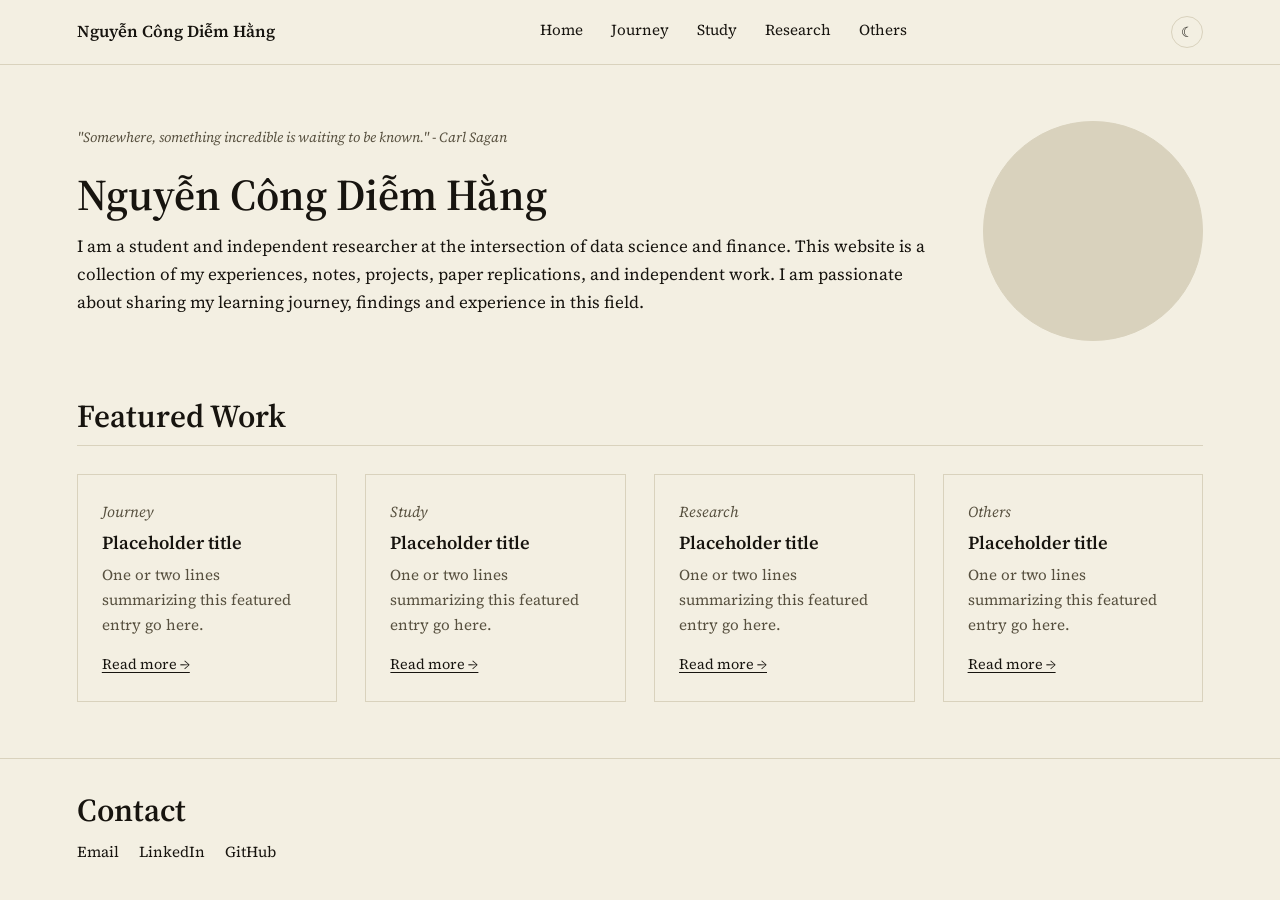
<file: index.html>
<!DOCTYPE html>
<html lang="en">
<head>
  <meta charset="UTF-8">
  <meta name="viewport" content="width=device-width, initial-scale=1.0">
  <title>Nguyễn Công Diễm Hằng</title>
  <link rel="stylesheet" href="./styles.css">
  <script>
    const savedTheme = localStorage.getItem('theme');
    document.documentElement.setAttribute(
      'data-theme',
      savedTheme || 'light'
    );
  </script>
</head>
<body data-page="home">

  <header class="site-header">
    <div class="container nav-inner">
      <a href="./index.html" class="site-logo">Nguyễn Công Diễm Hằng</a>

      <nav class="nav-links" id="nav-links">
        <a href="./index.html" data-page="home">Home</a>
        <a href="./journey/index.html" data-page="journey">Journey</a>
        <a href="./study/index.html" data-page="study">Study</a>
        <a href="./research/index.html" data-page="research">Research</a>
        <a href="./others/index.html" data-page="others">Others</a>
      </nav>

      <div class="nav-right">
        <button id="theme-toggle" aria-label="Switch to dark mode">☾</button>
        <button id="hamburger" aria-label="Open menu" aria-expanded="false">
          <span></span><span></span><span></span>
        </button>
      </div>
    </div>
  </header>

  <main class="container" style="padding-top: 0;">
    <section class="hero">
      <div class="hero-text">
        <p class="meta">"Somewhere, something incredible is waiting to be known." - Carl Sagan</p>
        <h1>Nguyễn Công Diễm Hằng</h1>
        <p>
          I am a student and independent researcher at the intersection of data science and finance. This website is a collection of my experiences, notes, projects, paper replications, and independent work. I am passionate about sharing my learning journey, findings and experience in this field.

        </p>
      </div>
      <div class="avatar" role="img" aria-label="Portrait placeholder"></div>
    </section>

    <section>
      <div class="section-heading">
        <h2>Featured Work</h2>
      </div>
      <div class="featured-grid">
        <article class="card">
          <p class="meta">Journey</p>
          <h3>Placeholder title</h3>
          <p>One or two lines summarizing this featured entry go here.</p>
          <a class="card-link" href="./journey/index.html">Read more →</a>
        </article>
        <article class="card">
          <p class="meta">Study</p>
          <h3>Placeholder title</h3>
          <p>One or two lines summarizing this featured entry go here.</p>
          <a class="card-link" href="./study/index.html">Read more →</a>
        </article>
        <article class="card">
          <p class="meta">Research</p>
          <h3>Placeholder title</h3>
          <p>One or two lines summarizing this featured entry go here.</p>
          <a class="card-link" href="./research/index.html">Read more →</a>
        </article>
        <article class="card">
          <p class="meta">Others</p>
          <h3>Placeholder title</h3>
          <p>One or two lines summarizing this featured entry go here.</p>
          <a class="card-link" href="./others/index.html">Read more →</a>
        </article>
      </div>
    </section>
  </main>

  <footer class="site-footer">
    <div class="container footer-inner">
      <h2>Contact</h2>
      <nav class="footer-links">
        <a href="mailto:ncdh.moony@gmail.com">Email</a>
        <a href="https://www.linkedin.com/in/ncdhmoony/" target="_blank" rel="noopener">LinkedIn</a>
        <a href="https://github.com/ncdhmoony" target="_blank" rel="noopener">GitHub</a>
      </nav>
    </div>
  </footer>

  <script src="./script.js"></script>
</body>
</html>
</file>
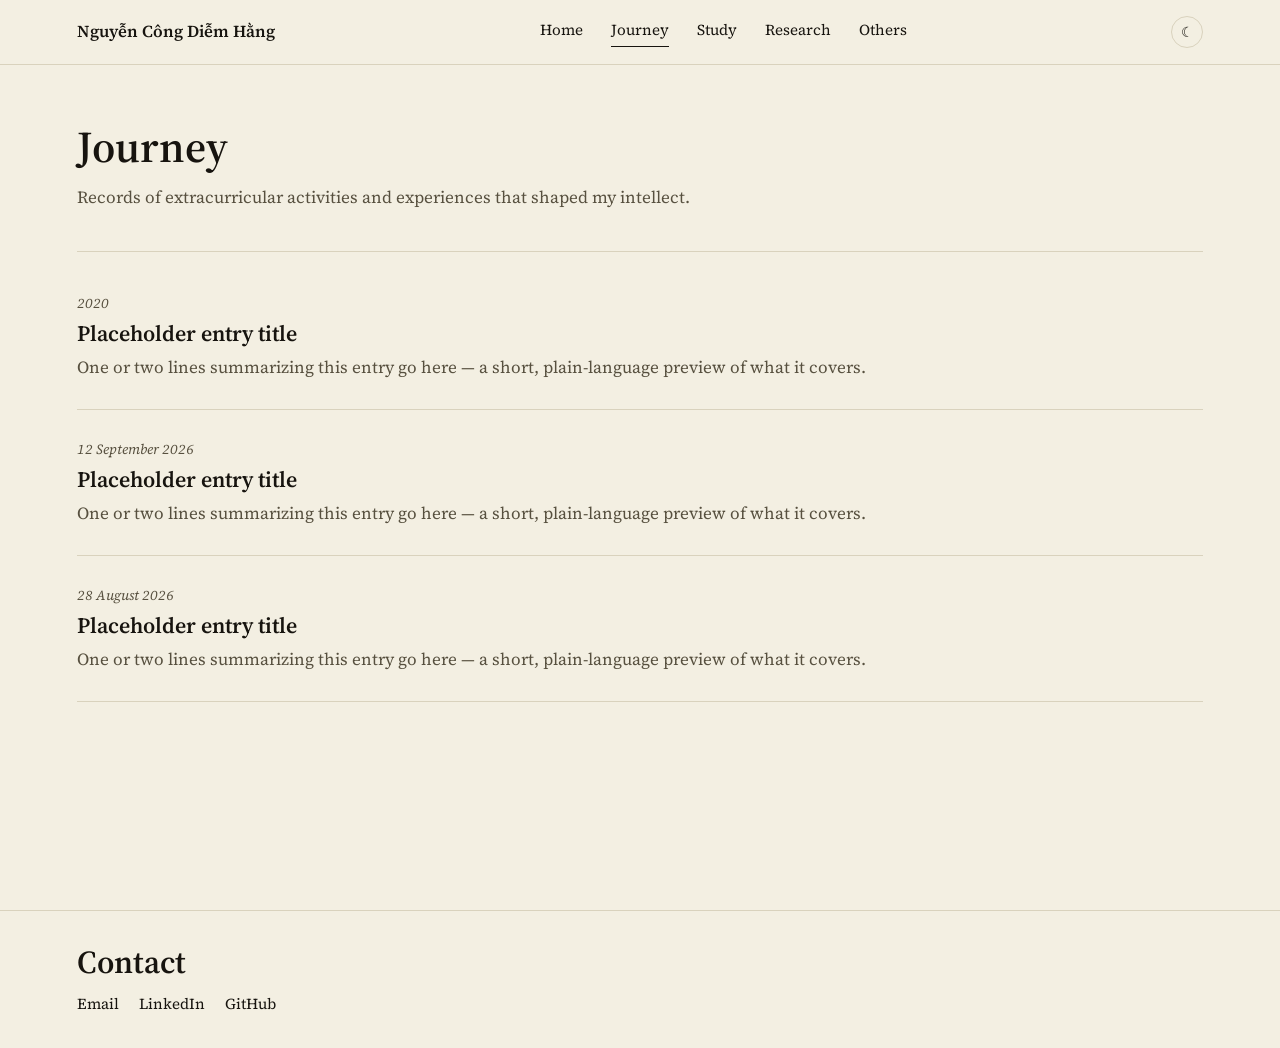
<file: journey/index.html>
<!DOCTYPE html>
<html lang="en">
<head>
  <meta charset="UTF-8">
  <meta name="viewport" content="width=device-width, initial-scale=1.0">
  <title>Journey — Nguyễn Công Diễm Hằng</title>
  <link rel="stylesheet" href="../styles.css">
  <script>
    const savedTheme = localStorage.getItem('theme');
    document.documentElement.setAttribute(
      'data-theme',
      savedTheme || 'light'
    );
  </script>
</head>
<body data-page="journey">

  <header class="site-header">
    <div class="container nav-inner">
      <a href="../index.html" class="site-logo">Nguyễn Công Diễm Hằng</a>

      <nav class="nav-links" id="nav-links">
        <a href="../index.html" data-page="home">Home</a>
        <a href="./index.html" data-page="journey">Journey</a>
        <a href="../study/index.html" data-page="study">Study</a>
        <a href="../research/index.html" data-page="research">Research</a>
        <a href="../others/index.html" data-page="others">Others</a>
      </nav>

      <div class="nav-right">
        <button id="theme-toggle" aria-label="Switch to dark mode">☾</button>
        <button id="hamburger" aria-label="Open menu" aria-expanded="false">
          <span></span><span></span><span></span>
        </button>
      </div>
    </div>
  </header>

  <main class="container" style="padding-top: 0;">

    <!-- ==========================================================
         SECTION-SPECIFIC CONTENT — this is the only part that
         changes when this template is duplicated for Study,
         Research, and Others:
           1. <title> above
           2. data-page on <body>
           3. the <h1>/description below
           4. the data-source path on #entry-list (point it at that
              section's own entries.json)
         You should NEVER need to touch this file again after that —
         adding a new entry means editing entries.json only.
         ========================================================== -->
    <section class="page-header">
      <h1>Journey</h1>
      <p>Records of extracurricular activities and experiences that shaped my intellect.</p>
    </section>

    <section class="entry-list" id="entry-list" data-source="./entries.json">
      <p class="meta">Loading entries…</p>
    </section>
    <!-- ========================================================== -->

    <nav class="pagination" id="pagination" aria-label="Pagination"></nav>

  </main>

  <footer class="site-footer">
    <div class="container footer-inner">
      <h2>Contact</h2>
      <nav class="footer-links">
        <a href="mailto:ncdh.moony@gmail.com">Email</a>
        <a href="https://www.linkedin.com/in/ncdhmoony/" target="_blank" rel="noopener">LinkedIn</a>
        <a href="https://github.com/ncdhmoony" target="_blank" rel="noopener">GitHub</a>
      </nav>
    </div>
  </footer>

  <script src="../script.js"></script>
</body>
</html>
</file>
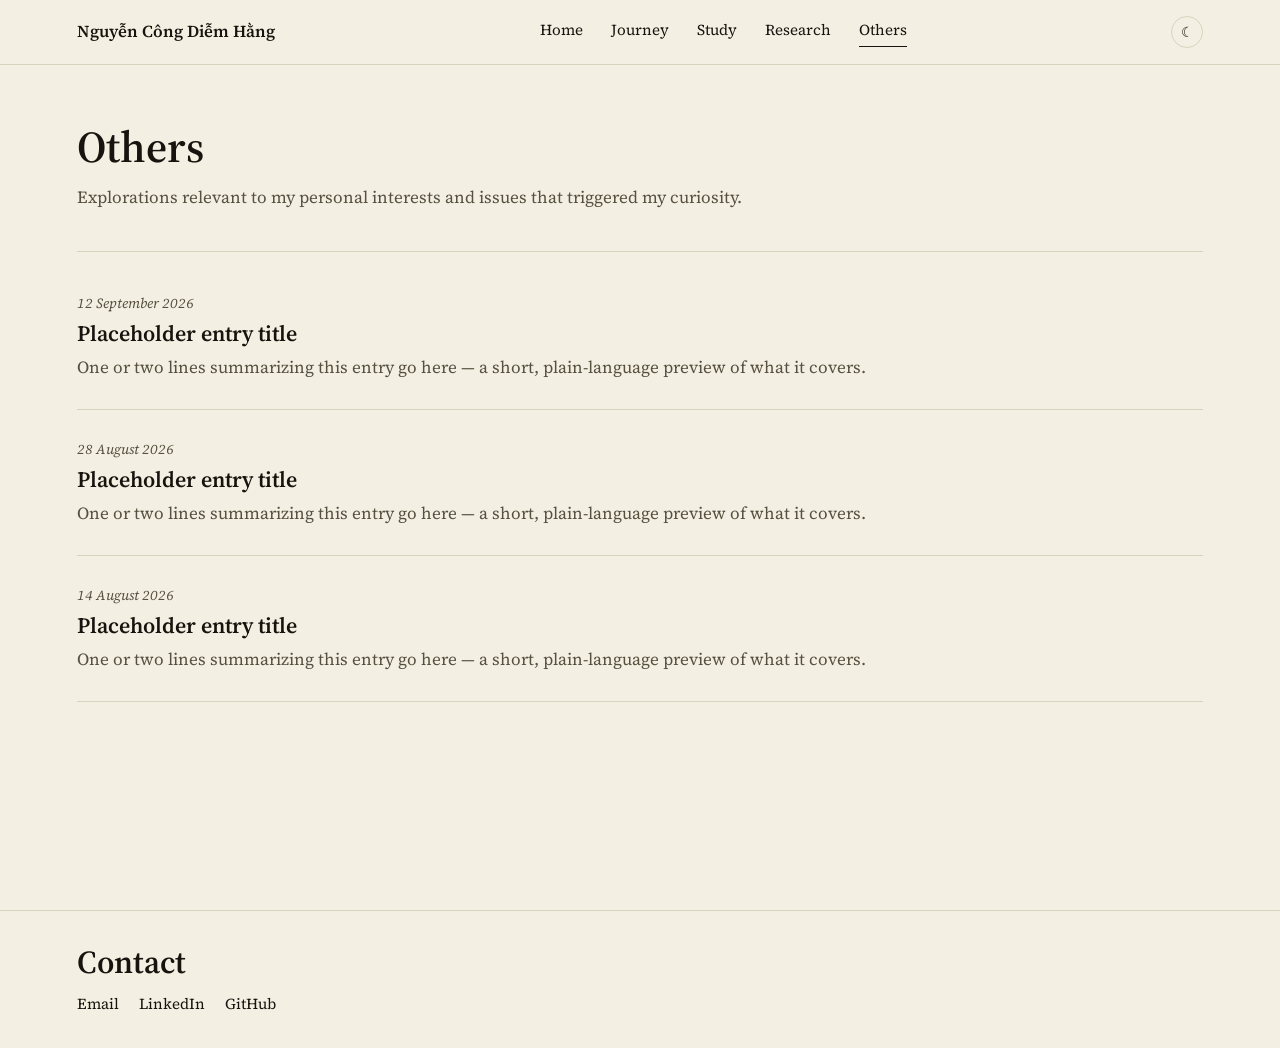
<file: others/index.html>
<!DOCTYPE html>
<html lang="en">
<head>
  <meta charset="UTF-8">
  <meta name="viewport" content="width=device-width, initial-scale=1.0">
  <title>Others — Nguyễn Công Diễm Hằng</title>
  <link rel="stylesheet" href="../styles.css">
  <script>
    const savedTheme = localStorage.getItem('theme');
    document.documentElement.setAttribute(
      'data-theme',
      savedTheme || 'light'
    );
  </script>
</head>
<body data-page="others">

  <header class="site-header">
    <div class="container nav-inner">
      <a href="../index.html" class="site-logo">Nguyễn Công Diễm Hằng</a>

      <nav class="nav-links" id="nav-links">
        <a href="../index.html" data-page="home">Home</a>
        <a href="../journey/index.html" data-page="journey">Journey</a>
        <a href="../study/index.html" data-page="study">Study</a>
        <a href="../research/index.html" data-page="research">Research</a>
        <a href="./index.html" data-page="others">Others</a>
      </nav>

      <div class="nav-right">
        <button id="theme-toggle" aria-label="Switch to dark mode">☾</button>
        <button id="hamburger" aria-label="Open menu" aria-expanded="false">
          <span></span><span></span><span></span>
        </button>
      </div>
    </div>
  </header>

  <main class="container" style="padding-top: 0;">

    <!-- ==========================================================
         SECTION-SPECIFIC CONTENT — this is the only part that
         changes when this template is duplicated for Study,
         Research, and Others:
           1. <title> above
           2. data-page on <body>
           3. the <h1>/description below
           4. the data-source path on #entry-list (point it at that
              section's own entries.json)
         You should NEVER need to touch this file again after that —
         adding a new entry means editing entries.json only.
         ========================================================== -->
    <section class="page-header">
      <h1>Others</h1>
      <p>Explorations relevant to my personal interests and issues that triggered my curiosity.</p>
    </section>

    <section class="entry-list" id="entry-list" data-source="./entries.json">
      <p class="meta">Loading entries…</p>
    </section>
    <!-- ========================================================== -->

    <nav class="pagination" id="pagination" aria-label="Pagination"></nav>

  </main>

  <footer class="site-footer">
    <div class="container footer-inner">
      <h2>Contact</h2>
      <nav class="footer-links">
        <a href="mailto:ncdh.moony@gmail.com">Email</a>
        <a href="https://www.linkedin.com/in/ncdhmoony/" target="_blank" rel="noopener">LinkedIn</a>
        <a href="https://github.com/ncdhmoony" target="_blank" rel="noopener">GitHub</a>
      </nav>
    </div>
  </footer>

  <script src="../script.js"></script>
</body>
</html>
</file>
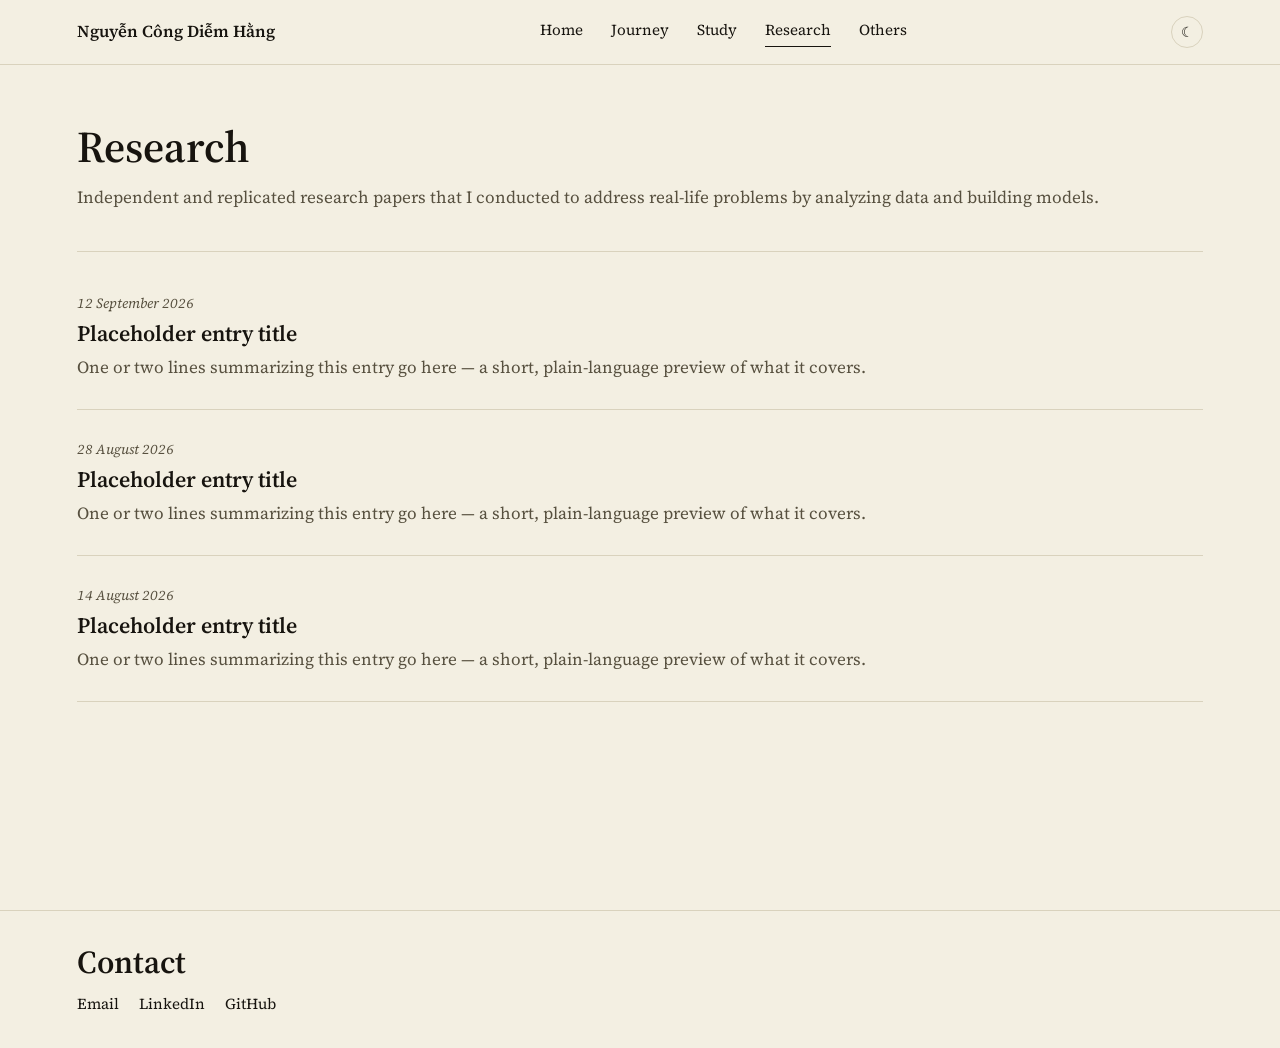
<file: research/index.html>
<!DOCTYPE html>
<html lang="en">
<head>
  <meta charset="UTF-8">
  <meta name="viewport" content="width=device-width, initial-scale=1.0">
  <title>Research — Nguyễn Công Diễm Hằng</title>
  <link rel="stylesheet" href="../styles.css">
  <script>
    const savedTheme = localStorage.getItem('theme');
    document.documentElement.setAttribute(
      'data-theme',
      savedTheme || 'light'
    );
  </script>
</head>
<body data-page="research">

  <header class="site-header">
    <div class="container nav-inner">
      <a href="../index.html" class="site-logo">Nguyễn Công Diễm Hằng</a>

      <nav class="nav-links" id="nav-links">
        <a href="../index.html" data-page="home">Home</a>
        <a href="../journey/index.html" data-page="journey">Journey</a>
        <a href="../study/index.html" data-page="study">Study</a>
        <a href="./index.html" data-page="research">Research</a>
        <a href="../others/index.html" data-page="others">Others</a>
      </nav>

      <div class="nav-right">
        <button id="theme-toggle" aria-label="Switch to dark mode">☾</button>
        <button id="hamburger" aria-label="Open menu" aria-expanded="false">
          <span></span><span></span><span></span>
        </button>
      </div>
    </div>
  </header>

  <main class="container" style="padding-top: 0;">

    <!-- ==========================================================
         SECTION-SPECIFIC CONTENT — this is the only part that
         changes when this template is duplicated for Study,
         Research, and Others:
           1. <title> above
           2. data-page on <body>
           3. the <h1>/description below
           4. the data-source path on #entry-list (point it at that
              section's own entries.json)
         You should NEVER need to touch this file again after that —
         adding a new entry means editing entries.json only.
         ========================================================== -->
    <section class="page-header">
      <h1>Research</h1>
      <p>Independent and replicated research papers that I conducted to address real-life problems by analyzing data and building models.</p>
    </section>

    <section class="entry-list" id="entry-list" data-source="./entries.json">
      <p class="meta">Loading entries…</p>
    </section>
    <!-- ========================================================== -->

    <nav class="pagination" id="pagination" aria-label="Pagination"></nav>

  </main>

  <footer class="site-footer">
    <div class="container footer-inner">
      <h2>Contact</h2>
      <nav class="footer-links">
        <a href="mailto:ncdh.moony@gmail.com">Email</a>
        <a href="https://www.linkedin.com/in/ncdhmoony/" target="_blank" rel="noopener">LinkedIn</a>
        <a href="https://github.com/ncdhmoony" target="_blank" rel="noopener">GitHub</a>
      </nav>
    </div>
  </footer>

  <script src="../script.js"></script>
</body>
</html>
</file>
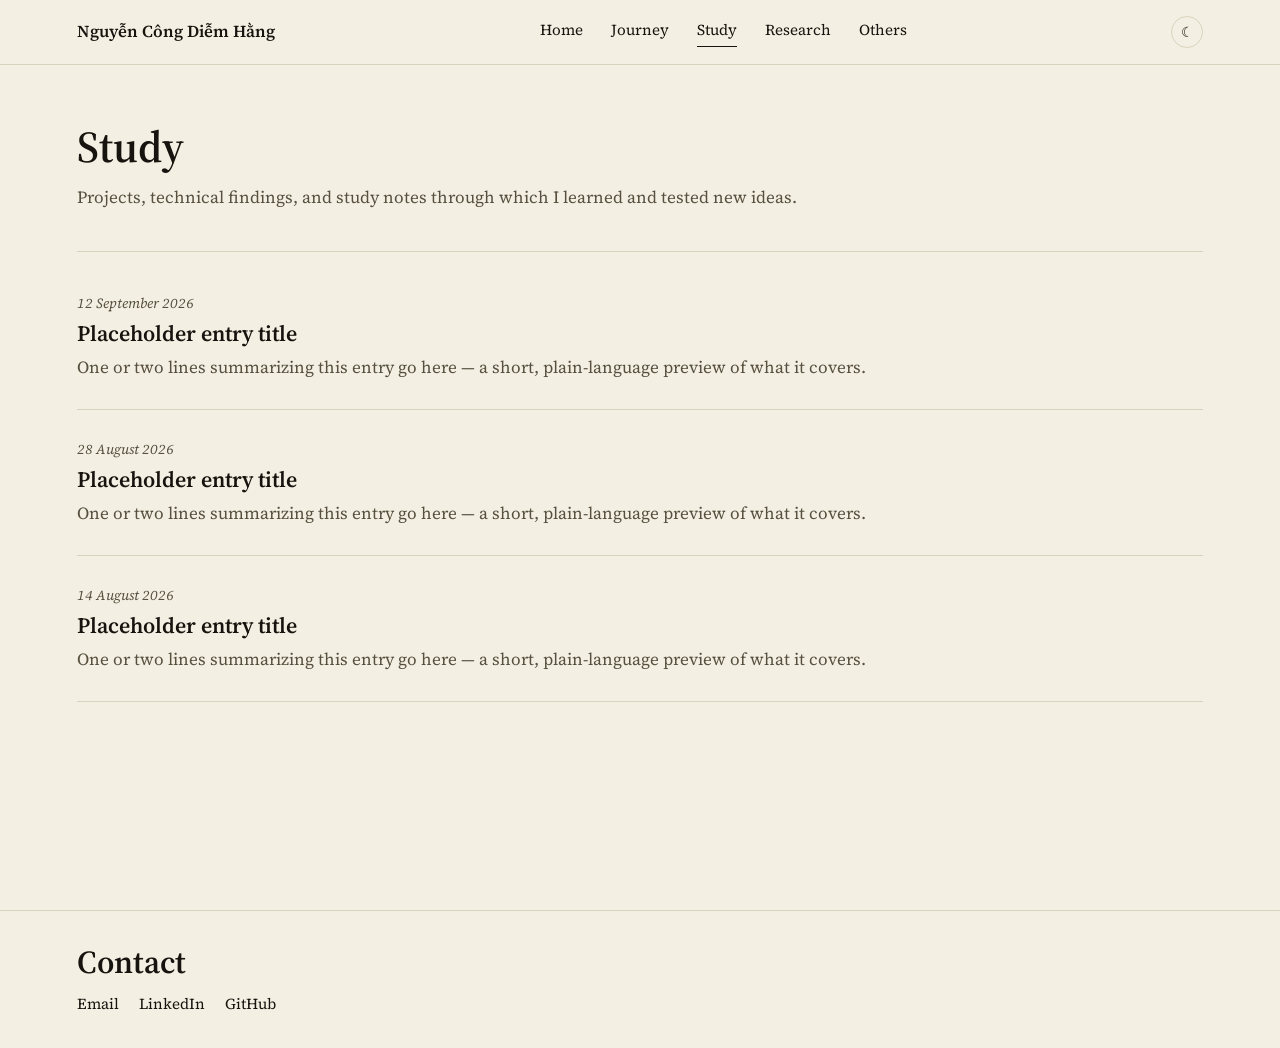
<file: study/index.html>
<!DOCTYPE html>
<html lang="en">
<head>
  <meta charset="UTF-8">
  <meta name="viewport" content="width=device-width, initial-scale=1.0">
  <title>Study — Nguyễn Công Diễm Hằng</title>
  <link rel="stylesheet" href="../styles.css">
  <script>
    const savedTheme = localStorage.getItem('theme');
    document.documentElement.setAttribute(
      'data-theme',
      savedTheme || 'light'
    );
  </script>
</head>
<body data-page="study">

  <header class="site-header">
    <div class="container nav-inner">
      <a href="../index.html" class="site-logo">Nguyễn Công Diễm Hằng</a>

      <nav class="nav-links" id="nav-links">
        <a href="../index.html" data-page="home">Home</a>
        <a href="../journey/index.html" data-page="journey">Journey</a>
        <a href="./index.html" data-page="study">Study</a>
        <a href="../research/index.html" data-page="research">Research</a>
        <a href="../others/index.html" data-page="others">Others</a>
      </nav>

      <div class="nav-right">
        <button id="theme-toggle" aria-label="Switch to dark mode">☾</button>
        <button id="hamburger" aria-label="Open menu" aria-expanded="false">
          <span></span><span></span><span></span>
        </button>
      </div>
    </div>
  </header>

  <main class="container" style="padding-top: 0;">

    <!-- ==========================================================
         SECTION-SPECIFIC CONTENT — this is the only part that
         changes when this template is duplicated for Study,
         Research, and Others:
           1. <title> above
           2. data-page on <body>
           3. the <h1>/description below
           4. the data-source path on #entry-list (point it at that
              section's own entries.json)
         You should NEVER need to touch this file again after that —
         adding a new entry means editing entries.json only.
         ========================================================== -->
    <section class="page-header">
      <h1>Study</h1>
      <p>Projects, technical findings, and study notes through which I learned and tested new ideas.</p>
    </section>

    <section class="entry-list" id="entry-list" data-source="./entries.json">
      <p class="meta">Loading entries…</p>
    </section>
    <!-- ========================================================== -->

    <nav class="pagination" id="pagination" aria-label="Pagination"></nav>

  </main>

  <footer class="site-footer">
    <div class="container footer-inner">
      <h2>Contact</h2>
      <nav class="footer-links">
        <a href="mailto:ncdh.moony@gmail.com">Email</a>
        <a href="https://www.linkedin.com/in/ncdhmoony/" target="_blank" rel="noopener">LinkedIn</a>
        <a href="https://github.com/ncdhmoony" target="_blank" rel="noopener">GitHub</a>
      </nav>
    </div>
  </footer>

  <script src="../script.js"></script>
</body>
</html>
</file>
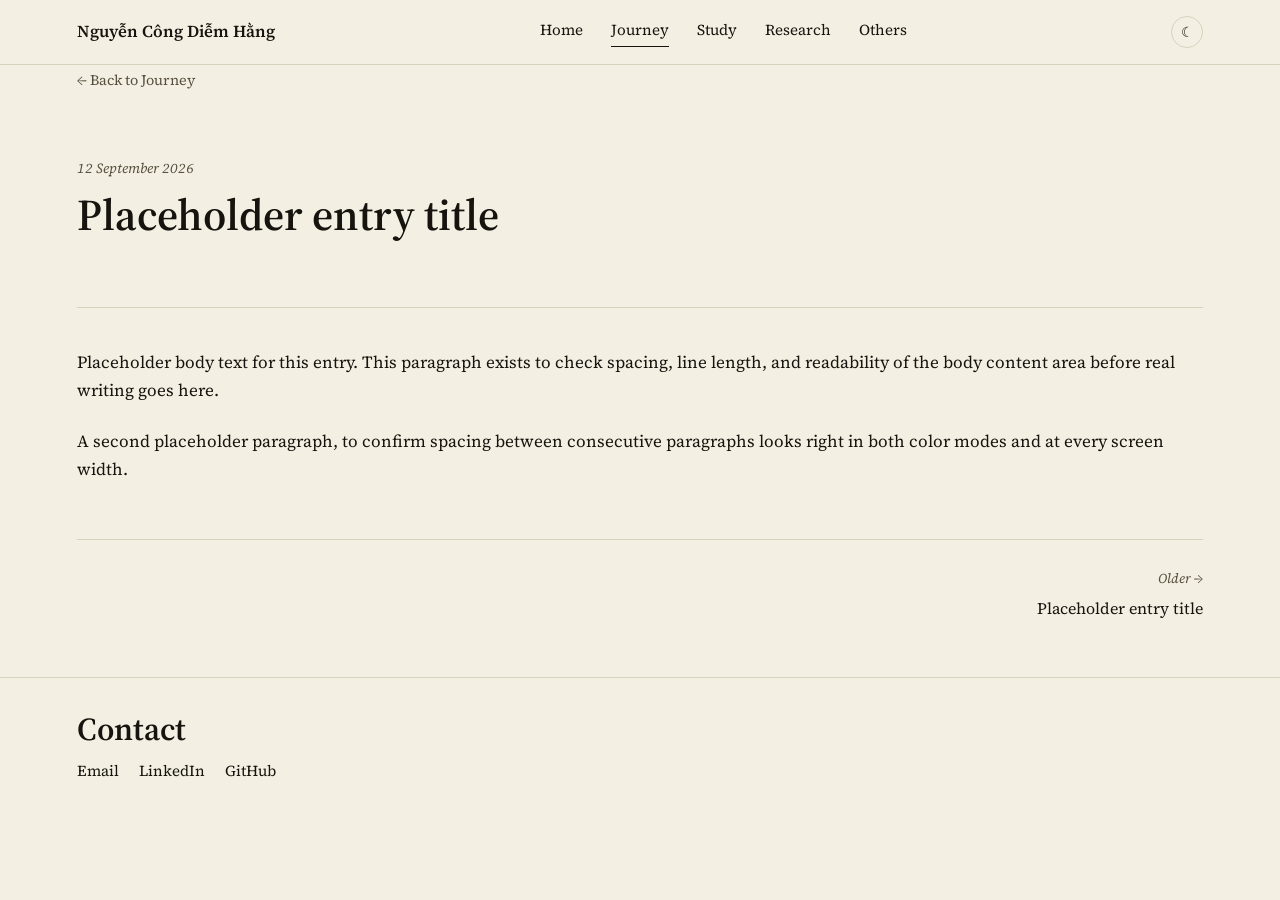
<file: journey/entry-01.html>
<!DOCTYPE html>
<html lang="en">
<head>
  <meta charset="UTF-8">
  <meta name="viewport" content="width=device-width, initial-scale=1.0">
  <title>Placeholder entry title — Journey — Nguyễn Công Diễm Hằng</title>
  <link rel="stylesheet" href="../styles.css">
  <script>
    const savedTheme = localStorage.getItem('theme');
    document.documentElement.setAttribute(
      'data-theme',
      savedTheme || 'light'
    );
  </script>
</head>
<body data-page="journey">

  <header class="site-header">
    <div class="container nav-inner">
      <a href="../index.html" class="site-logo">Nguyễn Công Diễm Hằng</a>

      <nav class="nav-links" id="nav-links">
        <a href="../index.html" data-page="home">Home</a>
        <a href="./index.html" data-page="journey">Journey</a>
        <a href="../study/index.html" data-page="study">Study</a>
        <a href="../research/index.html" data-page="research">Research</a>
        <a href="../others/index.html" data-page="others">Others</a>
      </nav>

      <div class="nav-right">
        <button id="theme-toggle" aria-label="Switch to dark mode">☾</button>
        <button id="hamburger" aria-label="Open menu" aria-expanded="false">
          <span></span><span></span><span></span>
        </button>
      </div>
    </div>
  </header>

  <main class="container" style="padding-top: 0;">

    <!-- ==========================================================
         SECTION-SPECIFIC CONTENT — this is the only part that
         changes per entry, and per section when duplicated for
         Study, Research, and Others:
           1. <title> above
           2. the back-link href/text (which section index)
           3. date + h1 in .entry-header
           4. the actual paragraphs inside .entry-body
           5. the data-source path on #entry-nav (this section's
              entries.json — same file the index page uses)
         Nav, footer, and the .entry-nav auto-generated links never
         need manual editing — they're computed from entries.json.
         ========================================================== -->
    <a class="back-link" href="./index.html">← Back to Journey</a>

    <header class="entry-header">
      <span class="meta">12 September 2026</span>
      <h1>Placeholder entry title</h1>
    </header>

    <article class="entry-body">
      <p>
        Placeholder body text for this entry. This paragraph exists to
        check spacing, line length, and readability of the body content
        area before real writing goes here.
      </p>
      <p>
        A second placeholder paragraph, to confirm spacing between
        consecutive paragraphs looks right in both color modes and at
        every screen width.
      </p>
    </article>

    <nav class="entry-nav" id="entry-nav" data-source="./entries.json"></nav>
    <!-- ========================================================== -->

  </main>

  <footer class="site-footer">
    <div class="container footer-inner">
      <h2>Contact</h2>
      <nav class="footer-links">
        <a href="mailto:ncdh.moony@gmail.com">Email</a>
        <a href="https://www.linkedin.com/in/ncdhmoony/" target="_blank" rel="noopener">LinkedIn</a>
        <a href="https://github.com/ncdhmoony" target="_blank" rel="noopener">GitHub</a>
      </nav>
    </div>
  </footer>

  <script src="../script.js"></script>
</body>
</html>
</file>
<file: styles.css>
/* ==========================================================================
   DESIGN SYSTEM
   Color variables (light default / dark override) + serif type scale.
   Every page on the site should link this file.
   ========================================================================== */

/* Serif typeface, loaded from Google Fonts. Single family, used everywhere —
   hierarchy comes from size/weight/spacing, not from mixing typefaces. */
@import url('https://fonts.googleapis.com/css2?family=Source+Serif+4:ital,wght@0,400;0,600;0,700;1,400&display=swap');

:root {
  /* ---- Color: light mode (default) ---- */
  --color-bg: #f3efe2;
  --color-text: #17140f;
  --color-text-muted: #57503f;
  --color-border: #d9d2bd;

  /* ---- Type ---- */
  --font-serif: 'Source Serif 4', Georgia, 'Times New Roman', serif;

  /* clamp(min, preferred, max) — font size grows with the viewport between
     the min and max, so type scales smoothly on every screen instead of
     jumping abruptly at breakpoints. */
  --fs-h1: clamp(1.9rem, 1.3rem + 2.5vw, 2.75rem);
  --fs-h2: clamp(1.45rem, 1.1rem + 1.5vw, 2rem);
  --fs-h3: clamp(1.15rem, 1rem + 0.6vw, 1.375rem);
  --fs-body: clamp(1rem, 0.95rem + 0.2vw, 1.0625rem);
  --fs-small: 0.875rem;

  --lh-heading: 1.2;
  --lh-body: 1.65;

  /* ---- Layout ---- */
  /* No longer used by .container (layout is edge-to-edge now) — kept in
     case a future element wants a capped width, e.g. a pull-quote. */
  --content-width: 680px;
  --space-section: 3.5rem;
  --space-element: 1.25rem;
}

/* ---- Color: dark mode override ---- */
[data-theme="dark"] {
  --color-bg: #15130d;
  --color-text: #f3efe2;
  --color-text-muted: #b3ab93;
  --color-border: #3a3527;
}

/* ==========================================================================
   BASE / RESET
   ========================================================================== */

* {
  box-sizing: border-box;
}

html {
  /* Every page starts in light mode. data-theme is only ever added by JS
     when the visitor clicks the toggle — never read from storage or the
     OS preference, so every fresh page load is light mode by design. */
}

body {
  margin: 0;
  background-color: var(--color-bg);
  color: var(--color-text);
  font-family: var(--font-serif);
  font-size: var(--fs-body);
  line-height: var(--lh-body);
  transition: background-color 0.2s ease, color 0.2s ease;
}

h1, h2, h3 {
  font-family: var(--font-serif);
  font-weight: 600;
  line-height: var(--lh-heading);
  margin: 0 0 var(--space-element) 0;
}

h1 { font-size: var(--fs-h1); }
h2 { font-size: var(--fs-h2); }
h3 { font-size: var(--fs-h3); }

p {
  margin: 0 0 var(--space-element) 0;
}

a {
  color: var(--color-text);
  text-decoration-thickness: 1px;
  text-underline-offset: 3px;
}

a:hover {
  color: var(--color-text-muted);
}

/* Metadata text: dates, entry tags, captions — same serif, italic and
   smaller, muted color. This is how hierarchy is built without a second
   typeface or an accent color. */
.meta {
  font-style: italic;
  font-size: var(--fs-small);
  color: var(--color-text-muted);
}

hr, .divider {
  border: none;
  border-top: 1px solid var(--color-border);
  margin: var(--space-element) 0;
}

/* ==========================================================================
   LAYOUT HELPERS
   ========================================================================== */

.container {
  width: 100%;
  margin: 0;
  /* Wide margins that scale with the viewport instead of a centered fixed
     column: small on narrow screens, growing generously on large ones.
     clamp(min, preferred, max) means it never gets uncomfortably tight
     or absurdly wide. */
  padding-inline: clamp(1.25rem, 6vw, 8rem);
}

section {
  margin-bottom: var(--space-section);
}

/* ==========================================================================
   RESPONSIVE ADJUSTMENTS
   The type scale above already flexes on its own via clamp(). These
   breakpoints handle spacing, which clamp() doesn't cover.
   ========================================================================== */

/* Small phones: tighten side padding and vertical rhythm */
@media (max-width: 480px) {
  .container {
    padding: 0 1.1rem;
  }

  :root {
    --space-section: 2.25rem;
    --space-element: 1rem;
  }
}

/* Large monitors: text stretches edge-to-edge within the wide side margins
   set by .container's padding-inline above, rather than sitting in a
   centered fixed-width column. The clamp() in padding-inline is what keeps
   the margin proportionate instead of vanishing on very wide screens. */

/* ==========================================================================
   SITE HEADER / NAV
   ========================================================================== */

.site-header {
  position: sticky;
  top: 0;
  z-index: 100;
  background-color: var(--color-bg);
  border-bottom: 1px solid var(--color-border);
}

.nav-inner {
  display: flex;
  align-items: center;
  justify-content: space-between;
  gap: 1.5rem;
  padding-block: 1rem;
}

.site-logo {
  font-family: var(--font-serif);
  font-size: 1.05rem;
  font-weight: 600;
  color: var(--color-text);
  text-decoration: none;
  white-space: nowrap;
}

.nav-links {
  display: flex;
  align-items: center;
  gap: 1.75rem;
}

.nav-links a {
  font-size: 0.95rem;
  color: var(--color-text);
  text-decoration: none;
  padding-bottom: 3px;
  border-bottom: 1px solid transparent;
}

.nav-links a:hover {
  color: var(--color-text-muted);
}

.nav-links a.active {
  border-bottom-color: var(--color-text);
}

.nav-right {
  display: flex;
  align-items: center;
  gap: 1rem;
}

#theme-toggle {
  width: 2rem;
  height: 2rem;
  display: flex;
  align-items: center;
  justify-content: center;
  background: none;
  border: 1px solid var(--color-border);
  border-radius: 50%;
  color: var(--color-text);
  font-size: 0.9rem;
  cursor: pointer;
  font-family: var(--font-serif);
}

#theme-toggle:hover {
  border-color: var(--color-text);
}

/* Hamburger: hidden on desktop by default */
#hamburger {
  display: none;
  flex-direction: column;
  justify-content: center;
  gap: 5px;
  width: 2rem;
  height: 2rem;
  background: none;
  border: none;
  cursor: pointer;
  padding: 0;
}

#hamburger span {
  display: block;
  width: 100%;
  height: 2px;
  background-color: var(--color-text);
}

/* ==========================================================================
   SITE FOOTER
   ========================================================================== */

.site-footer {
  border-top: 1px solid var(--color-border);
  margin-top: var(--space-section);
  padding-block: 2rem;
}

.footer-inner {
  display: flex;
  flex-direction: column;
  gap: 0.6rem;
}

.footer-inner h2 {
  margin-bottom: 0;
}

.footer-links {
  display: flex;
  flex-wrap: wrap;
  gap: 1.25rem;
}

.footer-links a {
  font-size: 0.95rem;
  color: var(--color-text);
  text-decoration: none;
}

.footer-links a:hover {
  color: var(--color-text-muted);
}

/* ==========================================================================
   NAV — MOBILE BREAKPOINT
   Below 768px, the link row collapses into a hamburger-triggered panel.
   ========================================================================== */

@media (max-width: 768px) {
  .nav-links {
    display: none;
    position: absolute;
    top: 100%;
    left: 0;
    right: 0;
    flex-direction: column;
    align-items: flex-start;
    gap: 1rem;
    background-color: var(--color-bg);
    border-bottom: 1px solid var(--color-border);
    padding: 1.25rem clamp(1.25rem, 6vw, 8rem);
  }

  .nav-links.open {
    display: flex;
  }

  .site-header {
    position: sticky;
  }

  .nav-inner {
    position: relative;
  }

  #hamburger {
    display: flex;
  }
}

/* ==========================================================================
   HOME PAGE
   ========================================================================== */

.hero {
  display: flex;
  align-items: center;
  justify-content: space-between;
  gap: 2.5rem;
  padding-block: clamp(2rem, 5vw, 3.5rem) 0;
}

.hero-text {
  flex: 1;
  min-width: 0;
}

.hero-text h1 {
  margin-bottom: 0.6rem;
}

.avatar {
  flex-shrink: 0;
  width: clamp(140px, 18vw, 220px);
  height: clamp(140px, 18vw, 220px);
  border-radius: 50%;
  border: 1px solid var(--color-border);
  background-color: var(--color-border);
  /* Swap for <img class="avatar"> with an object-fit: cover portrait later */
}

.section-heading {
  display: flex;
  align-items: baseline;
  justify-content: space-between;
  gap: 1rem;
  border-bottom: 1px solid var(--color-border);
  padding-bottom: 0.6rem;
  margin-bottom: 1.75rem;
}

.section-heading h2 {
  margin: 0;
}

.featured-grid {
  display: grid;
  grid-template-columns: repeat(4, 1fr);
  gap: 1.75rem;
}

.card {
  display: flex;
  flex-direction: column;
  gap: 0.5rem;
  padding: 1.5rem;
  border: 1px solid var(--color-border);
}

.card h3 {
  margin: 0;
  font-size: 1.15rem;
}

.card p {
  margin: 0;
  font-size: 0.95rem;
  color: var(--color-text-muted);
}

.card .card-link {
  margin-top: auto;
  font-size: 0.9rem;
  padding-top: 0.5rem;
}

.currently {
  margin-top: 2.5rem;
}

/* ==========================================================================
   HOME PAGE — TABLET
   ========================================================================== */

@media (max-width: 1024px) {
  .featured-grid {
    grid-template-columns: repeat(2, 1fr);
  }
}

/* ==========================================================================
   LIST / INDEX TEMPLATE
   Shared by Journey, Study, Research, and Others — do not add
   section-specific styling here; keep this generic across all four.
   ========================================================================== */

.page-header {
  padding-block: clamp(2rem, 5vw, 3.5rem) 2.5rem;
  border-bottom: 1px solid var(--color-border);
  margin-bottom: 2.5rem;
}

.page-header h1 {
  margin-bottom: 0.6rem;
}

.page-header p {
  color: var(--color-text-muted);
  margin-bottom: 0;
}

.entry-list {
  display: flex;
  flex-direction: column;
}

.entry {
  padding-block: 1.75rem;
  border-bottom: 1px solid var(--color-border);
}

.entry:first-child {
  padding-top: 0;
}

.entry h2 {
  font-size: var(--fs-h3);
  margin-bottom: 0.4rem;
}

.entry h2 a {
  color: var(--color-text);
  text-decoration: none;
}

.entry h2 a:hover {
  color: var(--color-text-muted);
}

.entry p {
  margin-bottom: 0;
  color: var(--color-text-muted);
}

.entry .meta {
  margin-bottom: 0.3rem;
  display: block;
}

.pagination {
  display: flex;
  align-items: center;
  justify-content: center;
  gap: 1.5rem;
  padding-block: 2.5rem 3.5rem;
}

.pagination a {
  color: var(--color-text);
  text-decoration: none;
  font-size: 0.95rem;
  padding: 0.2rem 0.5rem;
}

.pagination a:hover {
  color: var(--color-text-muted);
}

.pagination a.active {
  border-bottom: 1px solid var(--color-text);
}

.pagination a[aria-disabled="true"] {
  color: var(--color-border);
  pointer-events: none;
}

.pagination-numbers {
  display: flex;
  gap: 0.75rem;
}

/* ==========================================================================
   ENTRY / DETAIL TEMPLATE
   Shared by every entry page across Journey, Study, Research, and Others.
   ========================================================================== */

.back-link {
  display: inline-block;
  font-size: 0.9rem;
  color: var(--color-text-muted);
  text-decoration: none;
  margin-bottom: 1.5rem;
}

.back-link:hover {
  color: var(--color-text);
}

.entry-header {
  padding-block: clamp(1.5rem, 4vw, 2.5rem) 2.5rem;
  border-bottom: 1px solid var(--color-border);
  margin-bottom: 2.5rem;
}

.entry-header h1 {
  margin-bottom: 25px;
}

.entry-header .meta {
  display: block;
  margin-bottom: 0.6rem;
}

.entry-body p {
  margin-bottom: 1.4rem;
}

.entry-body h2 {
  margin-top: 2.25rem;
}

.entry-body h3 {
  margin-top: 1.75rem;
}

.entry-nav {
  display: flex;
  align-items: flex-start;
  justify-content: space-between;
  gap: 1.5rem;
  border-top: 1px solid var(--color-border);
  margin-top: var(--space-section);
  padding-top: 1.75rem;
}

.entry-nav a {
  display: flex;
  flex-direction: column;
  gap: 0.3rem;
  color: var(--color-text);
  text-decoration: none;
  max-width: 45%;
}

.entry-nav a:hover .entry-nav-title {
  color: var(--color-text-muted);
}

.entry-nav .entry-nav-label {
  font-size: 0.85rem;
  font-style: italic;
  color: var(--color-text-muted);
}

.entry-nav .entry-nav-title {
  font-size: 1rem;
}

.entry-nav-next {
  text-align: right;
  align-items: flex-end;
  margin-left: auto;
}

@media (max-width: 600px) {
  .entry-nav a {
    max-width: 100%;
  }
}

/* ==========================================================================
   HOME PAGE — MOBILE
   ========================================================================== */

@media (max-width: 768px) {
  .hero {
    flex-direction: column-reverse;
    align-items: flex-start;
    gap: 1.5rem;
  }

  .featured-grid {
    grid-template-columns: 1fr;
  }
}
</file>
